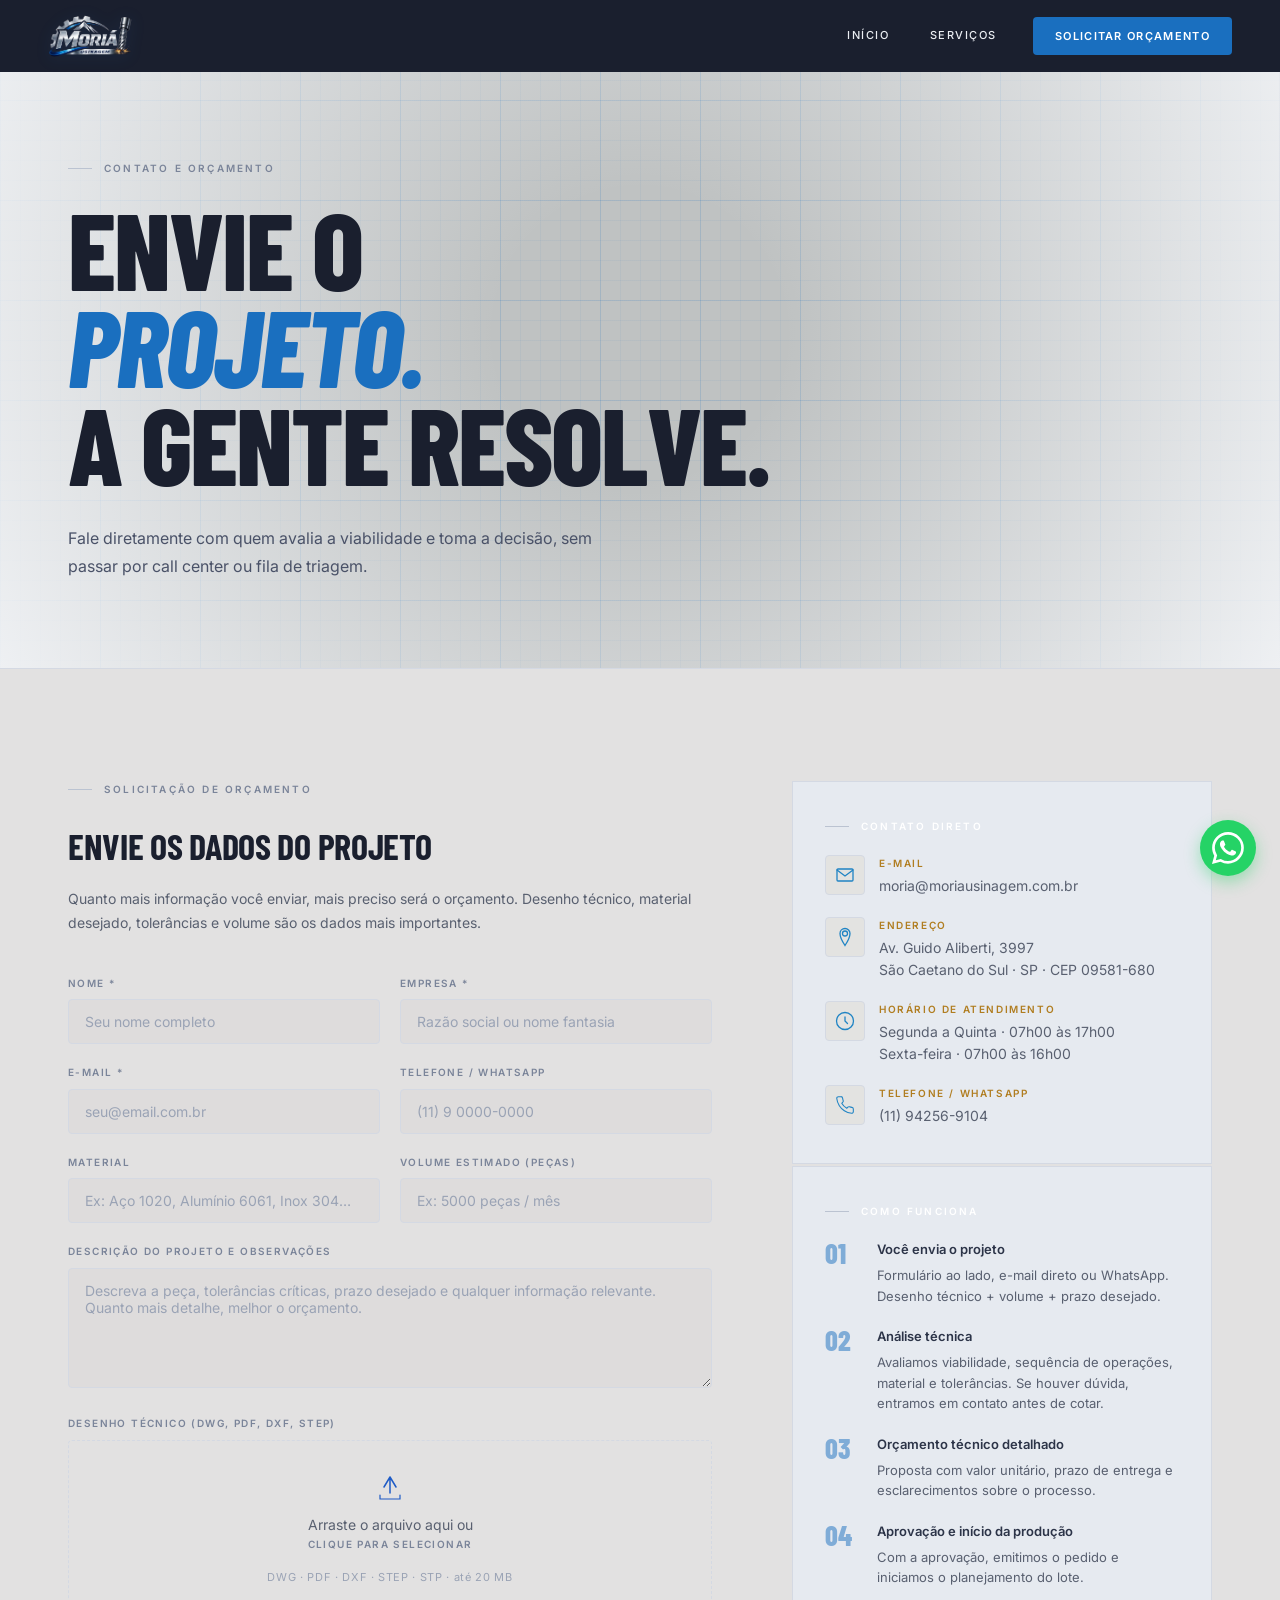
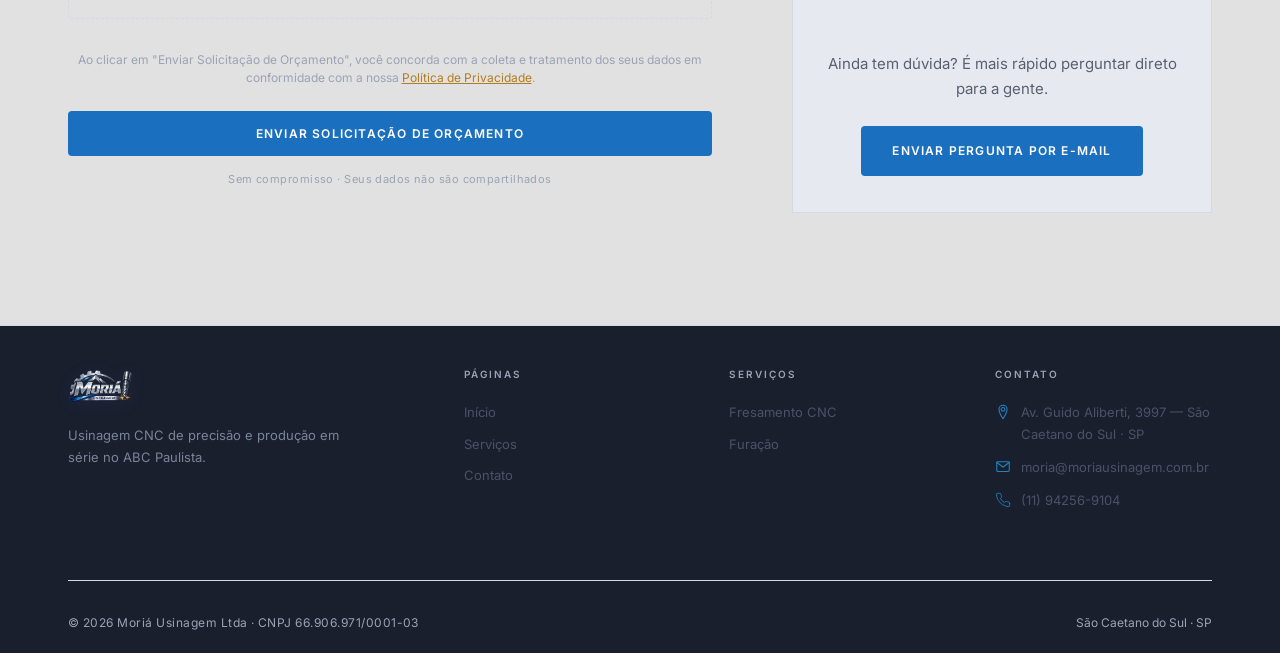
<file: contato.html>
<!DOCTYPE html>
<html lang="pt-BR">
<head>
  <meta charset="UTF-8" />
  <meta name="viewport" content="width=device-width, initial-scale=1.0" />
  <title>Contato e Orçamento | Moriá Usinagem</title>
  <meta name="description" content="Solicite orçamento de usinagem CNC em São Caetano do Sul. Envie o desenho técnico e receba retorno técnico. Fale diretamente com quem decide." />
  <meta name="robots" content="index, follow" />
  <link rel="canonical" href="https://moriausinagem.com.br/contato.html" />
  <link rel="sitemap" type="application/xml" title="Sitemap" href="https://moriausinagem.com.br/sitemap.xml" />
  <link rel="icon" type="image/png" href="img/favicon-16x16.png" />
  <link rel="apple-touch-icon" href="img/apple-touch-icon.png" />
  <meta property="og:type" content="website" />
  <meta property="og:title" content="Usinagem CNC São Caetano do Sul | Moriá Usinagem" />
  <meta property="og:description" content="Especialistas em usinagem CNC e fresamento no ABC Paulista. Alta eficiência para produção em série e grandes lotes." />
  <meta property="og:url" content="https://moriausinagem.com.br/contato.html" />
  <meta property="og:image" content="https://moriausinagem.com.br/img/og-cover.jpg" />
  <meta property="og:image:width" content="1200" />
  <meta property="og:image:height" content="630" />
  <link rel="preconnect" href="https://fonts.googleapis.com" />
  <link rel="preconnect" href="https://fonts.gstatic.com" crossorigin />
  <link href="https://fonts.googleapis.com/css2?family=Barlow+Condensed:wght@300;400;600;700;800&family=Inter:wght@300;400;500;600&display=swap" rel="stylesheet" />
  <link rel="stylesheet" href="css/global.css" />
  <link rel="stylesheet" href="css/contato.css" />

  <noscript>
  <style>
    .reveal {
      opacity: 1 !important;
      transform: none !important;
    }
  </style>
  </noscript>
</head>
<body>

<header class="navbar" id="navbar">
  <div class="nav-inner">
    <a href="index.html" class="nav-logo">
      <img src="img/logo.png" alt="Moriá Usinagem" class="logo-img" />
    </a>
    <nav class="nav-links">
      <a href="index.html">Início</a>
      <a href="servicos.html">Serviços</a>
    </nav>
    <a href="contato.html" class="btn-nav">Solicitar Orçamento</a>
    <button class="nav-toggle" id="navToggle" aria-label="Menu">
      <span></span><span></span><span></span>
    </button>
  </div>
  <div class="nav-mobile" id="navMobile">
    <a href="index.html">Início</a>
    <a href="servicos.html">Serviços</a>
    <a href="contato.html" class="btn-nav-mobile" style="background: var(--gold); color: var(--black);">Solicitar Orçamento</a>
  </div>
</header>

<main id="main-content">

<!-- PAGE HERO -->
<section class="page-hero">
  <!-- Novo fundo de fábrica inserido aqui -->
  <div class="usinagem-dynamic-bg"></div>

  <div class="container page-hero-inner">
    <div class="page-hero-eyebrow reveal">CONTATO E ORÇAMENTO</div>
    <h1 class="page-hero-title reveal">
      ENVIE O<br>
      <em>PROJETO.</em><br>
      A GENTE RESOLVE.
    </h1>
    <p class="page-hero-sub reveal">
     Fale diretamente com quem avalia a viabilidade e toma a decisão, sem passar por call center ou fila de triagem.
    </p>
  </div>
  <div class="page-hero-line"></div>
</section>

<!-- ══ CONTATO PRINCIPAL ══════════════════════════════════════ -->
<section class="section section-dark">
  <div class="container">
    <div class="contato-grid">

      <!-- FORMULÁRIO -->
      <div class="contato-form-col reveal">
        <div class="section-eyebrow">SOLICITAÇÃO DE ORÇAMENTO</div>
        <h2 class="contato-form-title">Envie os dados do projeto</h2>
        <p class="contato-form-desc">Quanto mais informação você enviar, mais preciso será o orçamento. Desenho técnico, material desejado, tolerâncias e volume são os dados mais importantes.</p>

            <form id="contatoForm" class="contato-form" method="POST" action="https://formsubmit.co/moria@moriausinagem.com.br" target="hidden_iframe" enctype="multipart/form-data">
            <input type="hidden" name="_captcha" value="false" />
            <input type="hidden" name="_subject" value="Novo Orçamento Recebido pelo Site!" />
            <input type="hidden" name="_template" value="table" />
            
            <div class="form-row">
            <div class="form-group">
              <label for="nome">Nome *</label>
              <input type="text" id="nome" name="nome" placeholder="Seu nome completo" required />
            </div>
            <div class="form-group">
              <label for="empresa">Empresa *</label>
              <input type="text" id="empresa" name="empresa" placeholder="Razão social ou nome fantasia" required />
            </div>
          </div>
          <div class="form-row">
            <div class="form-group">
              <label for="email">E-mail *</label>
              <input type="email" id="email" name="email" placeholder="seu@email.com.br" required />
            </div>
            <div class="form-group">
              <label for="telefone">Telefone / WhatsApp</label>
              <input type="tel" id="telefone" name="telefone" placeholder="(11) 9 0000-0000" />
            </div>
          </div>
          <div class="form-row">
            <div class="form-group">
              <label for="material">Material</label>
              <input type="text" id="material" name="material" placeholder="Ex: Aço 1020, Alumínio 6061, Inox 304…" />
            </div>
            <div class="form-group">
              <label for="volume">Volume estimado (peças)</label>
              <input type="text" id="volume" name="volume" placeholder="Ex: 5000 peças / mês" />
            </div>
          </div>
          <div class="form-group">
            <label for="mensagem">Descrição do projeto e observações</label>
            <textarea id="mensagem" name="mensagem" rows="5" placeholder="Descreva a peça, tolerâncias críticas, prazo desejado e qualquer informação relevante. Quanto mais detalhe, melhor o orçamento."></textarea>
          </div>
          <div class="form-group">
            <label for="arquivo">Desenho técnico (DWG, PDF, DXF, STEP)</label>
            <div class="file-drop" id="fileDrop">
              <svg width="32" height="32" viewBox="0 0 32 32" fill="none">
                <path d="M16 4v16M10 14l6-10 6 10" stroke="#1E5BC6" stroke-width="1.5" stroke-linecap="round" stroke-linejoin="round"/>
                <path d="M6 22v4h20v-4" stroke="#1E5BC6" stroke-width="1.2" stroke-linecap="round"/>
              </svg>
              <p>Arraste o arquivo aqui ou <label for="arquivo" class="file-drop-label">clique para selecionar</label></p>
              <span>DWG · PDF · DXF · STEP · STP · até 20 MB</span>
              <input type="file" id="arquivo" name="arquivo" accept=".dwg,.pdf,.dxf,.step,.stp,.iges,.igs" style="display:none" />
            </div>
          </div>
          <!-- Consentimento LGPD -->
          <div class="form-group privacy-disclaimer">
            <p>Ao clicar em "Enviar Solicitação de Orçamento", você concorda com a coleta e tratamento dos seus dados em conformidade com a nossa <a href="politica-privacidade.html" target="_blank">Política de Privacidade</a>.</p>
          </div>
          <button type="submit" class="btn-primary btn-full" id="submitBtn">Enviar Solicitação de Orçamento</button>
          <p class="form-note">Sem compromisso · Seus dados não são compartilhados</p>
        </form>
      </div>

      <!-- INFORMAÇÕES -->
      <div class="contato-info-col">

        <div class="info-block reveal">
          <div class="section-eyebrow" style="color: #ffffff;">CONTATO DIRETO</div>
          <div class="info-items">
            <a href="mailto:moria@moriausinagem.com.br" class="info-item">
              <div class="info-item-icon">
                <svg width="20" height="20" viewBox="0 0 20 20" fill="none"><path d="M3 4h14a1 1 0 011 1v10a1 1 0 01-1 1H3a1 1 0 01-1-1V5a1 1 0 011-1z" stroke="#2084C4" stroke-width="1.3"/><path d="M2 5l8 6 8-6" stroke="#2084C4" stroke-width="1.3" stroke-linecap="round"/></svg>
              </div>
              <div>
                <div class="info-item-label">E-mail</div>
                <div class="info-item-value">moria@moriausinagem.com.br</div>
              </div>
            </a>
            <div class="info-item">
              <div class="info-item-icon">
                <svg width="20" height="20" viewBox="0 0 20 20" fill="none"><path d="M10 1.5C7.2 1.5 5 3.7 5 6.5c0 4.5 5 12 5 12s5-7.5 5-12c0-2.8-2.2-5-5-5zM10 9a2.5 2.5 0 110-5 2.5 2.5 0 010 5z" stroke="#2084C4" stroke-width="1.3"/></svg>
              </div>
              <div>
                <div class="info-item-label">Endereço</div>
                <div class="info-item-value">Av. Guido Aliberti, 3997<br>São Caetano do Sul · SP · CEP 09581-680</div>
              </div>
            </div>
            <div class="info-item">
              <div class="info-item-icon">
                <svg width="20" height="20" viewBox="0 0 20 20" fill="none"><circle cx="10" cy="10" r="8.5" stroke="#2084C4" stroke-width="1.3"/><path d="M10 6v4l2.5 2.5" stroke="#2084C4" stroke-width="1.3" stroke-linecap="round"/></svg>
              </div>
              <div>
                <div class="info-item-label">Horário de atendimento</div>
                <div class="info-item-value">Segunda a Quinta · 07h00 às 17h00<br/>
                  Sexta-feira · 07h00 às 16h00 
                </div>
              </div>
            </div>
              <a href="https://wa.me/5511942569104" target="_blank" rel="noopener noreferrer" class="info-item">
                <div class="info-item-icon">
                  <svg width="20" height="20" viewBox="0 0 24 24" fill="none"><path d="M22 16.92v3a2 2 0 01-2.18 2 19.79 19.79 0 01-8.63-3.07 19.5 19.5 0 01-6-6 19.79 19.79 0 01-3.07-8.67A2 2 0 014.11 2h3a2 2 0 012 1.72 12.84 12.84 0 00.7 2.81 2 2 0 01-.45 2.11L8.09 9.91a16 16 0 006 6l1.27-1.27a2 2 0 012.11-.45 12.84 12.84 0 002.81.7A2 2 0 0122 16.92z" stroke="#2084C4" stroke-width="1.3" stroke-linecap="round" stroke-linejoin="round"/></svg>
                </div>
                <div>
                  <div class="info-item-label">Telefone / WhatsApp</div>
                  <div class="info-item-value">(11) 94256-9104</div>
                </div>
              </a>
          </div>
        </div>

        <div class="info-block reveal">
          <div class="section-eyebrow" style="color: #ffffff;">COMO FUNCIONA</div>
          <div class="processo-orcamento">
            <div class="pq-step">
              <div class="pq-num" style="color: var(--blue);">01</div>
              <div>
                <strong>Você envia o projeto</strong>
                <p>Formulário ao lado, e-mail direto ou WhatsApp. Desenho técnico + volume + prazo desejado.</p>
              </div>
            </div>
            <div class="pq-step">
              <div class="pq-num" style="color: var(--blue);">02</div>
              <div>
                <strong>Análise técnica</strong>
                <p>Avaliamos viabilidade, sequência de operações, material e tolerâncias. Se houver dúvida, entramos em contato antes de cotar.</p>
              </div>
            </div>
            <div class="pq-step">
              <div class="pq-num" style="color: var(--blue);">03</div>
              <div>
                <strong>Orçamento técnico detalhado</strong>
                <p>Proposta com valor unitário, prazo de entrega e esclarecimentos sobre o processo.</p>
              </div>
            </div>
            <div class="pq-step">
              <div class="pq-num" style="color: var(--blue);">04</div>
              <div>
                <strong>Aprovação e início da produção</strong>
                <p>Com a aprovação, emitimos o pedido e iniciamos o planejamento do lote.</p>
              </div>
            </div>
          </div>
              <div style="text-align: center; margin-top: 64px;">
                <p style="font-size: 15px; color: var(--body-text); margin-bottom: 24px;">Ainda tem dúvida? É mais rápido perguntar direto para a gente.</p>
                <a href="mailto:moria@moriausinagem.com.br" class="btn-primary">Enviar pergunta por e-mail</a>
              </div>
        </div>
      </div>
    </div>
  </div>
</section>

<!-- ══ MODAL DE ALERTA CUSTOMIZADO ════════════════════════ -->
<div id="customModal" class="custom-modal">
  <div class="custom-modal-content">
    <div class="custom-modal-icon" id="modalIcon">
      <!-- Ícone dinâmico — sucesso por padrão -->
      <svg id="modalIconSuccess" width="40" height="40" viewBox="0 0 24 24" fill="none">
        <path d="M22 11.08V12a10 10 0 11-5.93-9.14" stroke="#C8A84B" stroke-width="2" stroke-linecap="round"/>
        <path d="M22 4L12 14.01l-3-3" stroke="#C8A84B" stroke-width="2" stroke-linecap="round" stroke-linejoin="round"/>
      </svg>
      <svg id="modalIconError" width="40" height="40" viewBox="0 0 24 24" fill="none" style="display:none">
        <circle cx="12" cy="12" r="10" stroke="#e05252" stroke-width="2"/>
        <path d="M12 8v4M12 16h.01" stroke="#e05252" stroke-width="2" stroke-linecap="round"/>
      </svg>
    </div>
    <h3 class="custom-modal-title" id="modalTitle">Solicitação Recebida</h3>
    <p class="custom-modal-desc" id="modalDesc">Orçamento enviado com sucesso! Retornaremos o quanto antes.</p>
    <button type="button" class="btn-primary btn-full" id="modalCloseBtn">OK, Entendi</button>
  </div>
</div>

<iframe name="hidden_iframe" id="hidden_iframe" style="display:none;"></iframe>

</main>

<!-- ══ FOOTER ═══════════════════════════════════════════════ -->
<footer class="footer">
  <div class="container">
    <div class="footer-grid">
      
      <!-- COLUNA 1: BRAND -->
      <div class="footer-brand">
        <img src="img/logo.png" alt="Moria Usinagem" class="footer-brand-logo">
        <p class="footer-tagline">Usinagem CNC de precisão e produção em série no ABC Paulista.</p>
      </div>

      <!-- COLUNA 2: PÁGINAS (Tinha sumido no seu código) -->
      <div class="footer-col">
        <div class="footer-col-title">Páginas</div>
        <div class="footer-links">
          <a href="index.html">Início</a>
          <a href="servicos.html">Serviços</a>
          <a href="contato.html">Contato</a>
        </div>
      </div>

      <!-- COLUNA 3: SERVIÇOS (Corrigida) -->
      <div class="footer-col">
        <div class="footer-col-title">Serviços</div>
        <div class="footer-links">
          <a href="servicos.html#fresamento">Fresamento CNC</a>
          <a href="servicos.html#furacao">Furação</a>
        </div>
      </div>

      <!-- COLUNA 4: CONTATO -->
      <div class="footer-col">
        <div class="footer-col-title">Contato</div>
        <div class="footer-contact-item">
          <svg width="16" height="16" viewBox="0 0 18 18" fill="none"><path d="M9 1.5C6.5 1.5 4.5 3.5 4.5 6c0 4 4.5 10.5 4.5 10.5S13.5 10 13.5 6c0-2.5-2-4.5-4.5-4.5zM9 8a2 2 0 110-4 2 2 0 010 4z" stroke="#2084C4" stroke-width="1.2"/></svg>
          <span>Av. Guido Aliberti, 3997 — São Caetano do Sul · SP</span>
        </div>
        <div class="footer-contact-item">
          <svg width="16" height="16" viewBox="0 0 18 18" fill="none"><path d="M3 3h12a1 1 0 011 1v9a1 1 0 01-1 1H3a1 1 0 01-1-1V4a1 1 0 011-1z" stroke="#2084C4" stroke-width="1.2"/><path d="M2 4l7 5 7-5" stroke="#2084C4" stroke-width="1.2" stroke-linecap="round"/></svg>
          <span>moria@moriausinagem.com.br</span>
        </div>
        <a href="https://wa.me/5511942569104?text=Ol%C3%A1!%20Vim%20pelo%20site" target="_blank" rel="noopener noreferrer" class="footer-contact-item" style="text-decoration: none;">
          <svg width="16" height="16" viewBox="0 0 24 24" fill="none"><path d="M22 16.92v3a2 2 0 01-2.18 2 19.79 19.79 0 01-8.63-3.07 19.5 19.5 0 01-6-6 19.79 19.79 0 01-3.07-8.67A2 2 0 014.11 2h3a2 2 0 012 1.72 12.84 12.84 0 00.7 2.81 2 2 0 01-.45 2.11L8.09 9.91a16 16 0 006 6l1.27-1.27a2 2 0 012.11-.45 12.84 12.84 0 002.81.7A2 2 0 0122 16.92z" stroke="#2084C4" stroke-width="1.3" stroke-linecap="round" stroke-linejoin="round"/></svg>
          <span>(11) 94256-9104</span>
        </a>
      </div>
    </div>
    
    <div class="footer-bottom">
      <p class="footer-copy">© 2026 Moriá Usinagem Ltda · CNPJ 66.906.971/0001-03</p>
      <p class="footer-legal">São Caetano do Sul · SP</p>
    </div>
  </div>
</footer>

<!-- Botão Flutuante do WhatsApp -->
<a href="https://wa.me/5511942569104?text=Ol%C3%A1!%20Vim%20pelo%20site" target="_blank" rel="noopener noreferrer" class="whatsapp-float" aria-label="Falar pelo WhatsApp">
  <svg width="32" height="32" viewBox="0 0 16 16" fill="#FFFFFF" xmlns="http://www.w3.org/2000/svg">
    <path d="M13.601 2.326A7.854 7.854 0 0 0 7.994 0C3.627 0 .068 3.558.064 7.926c0 1.399.366 2.76 1.057 3.965L0 16l4.204-1.102a7.933 7.933 0 0 0 3.79.965h.004c4.368 0 7.926-3.558 7.93-7.93A7.898 7.898 0 0 0 13.6 2.326zM7.994 14.521a6.573 6.573 0 0 1-3.356-.92l-.24-.144-2.494.654.666-2.433-.156-.251a6.56 6.56 0 0 1-1.007-3.505c0-3.626 2.957-6.584 6.591-6.584a6.56 6.56 0 0 1 4.66 1.931 6.557 6.557 0 0 1 1.928 4.66c-.004 3.639-2.961 6.592-6.592 6.592zm3.615-4.934c-.197-.099-1.17-.578-1.353-.646-.182-.065-.315-.099-.445.099-.133.197-.513.646-.627.775-.114.133-.232.148-.43.05-.197-.1-.836-.308-1.592-.985-.59-.525-.985-1.175-1.103-1.372-.114-.198-.011-.304.088-.403.087-.088.197-.232.296-.346.1-.114.133-.198.198-.33.065-.134.034-.248-.015-.347-.05-.099-.445-1.076-.612-1.47-.16-.389-.323-.335-.445-.34-.114-.007-.247-.007-.38-.007a.729.729 0 0 0-.529.247c-.182.198-.691.677-.691 1.654 0 .977.71 1.916.81 2.049.098.133 1.394 2.132 3.383 2.992.47.205.84.326 1.129.418.475.152.904.129 1.246.08.38-.058 1.171-.48 1.338-.943.164-.464.164-.86.114-.943-.049-.084-.182-.133-.38-.232z"/>
  </svg>
</a>

<script src="js/global.js" defer></script>
<script src="js/contato.js" defer></script>
</body>
</html>
</file>
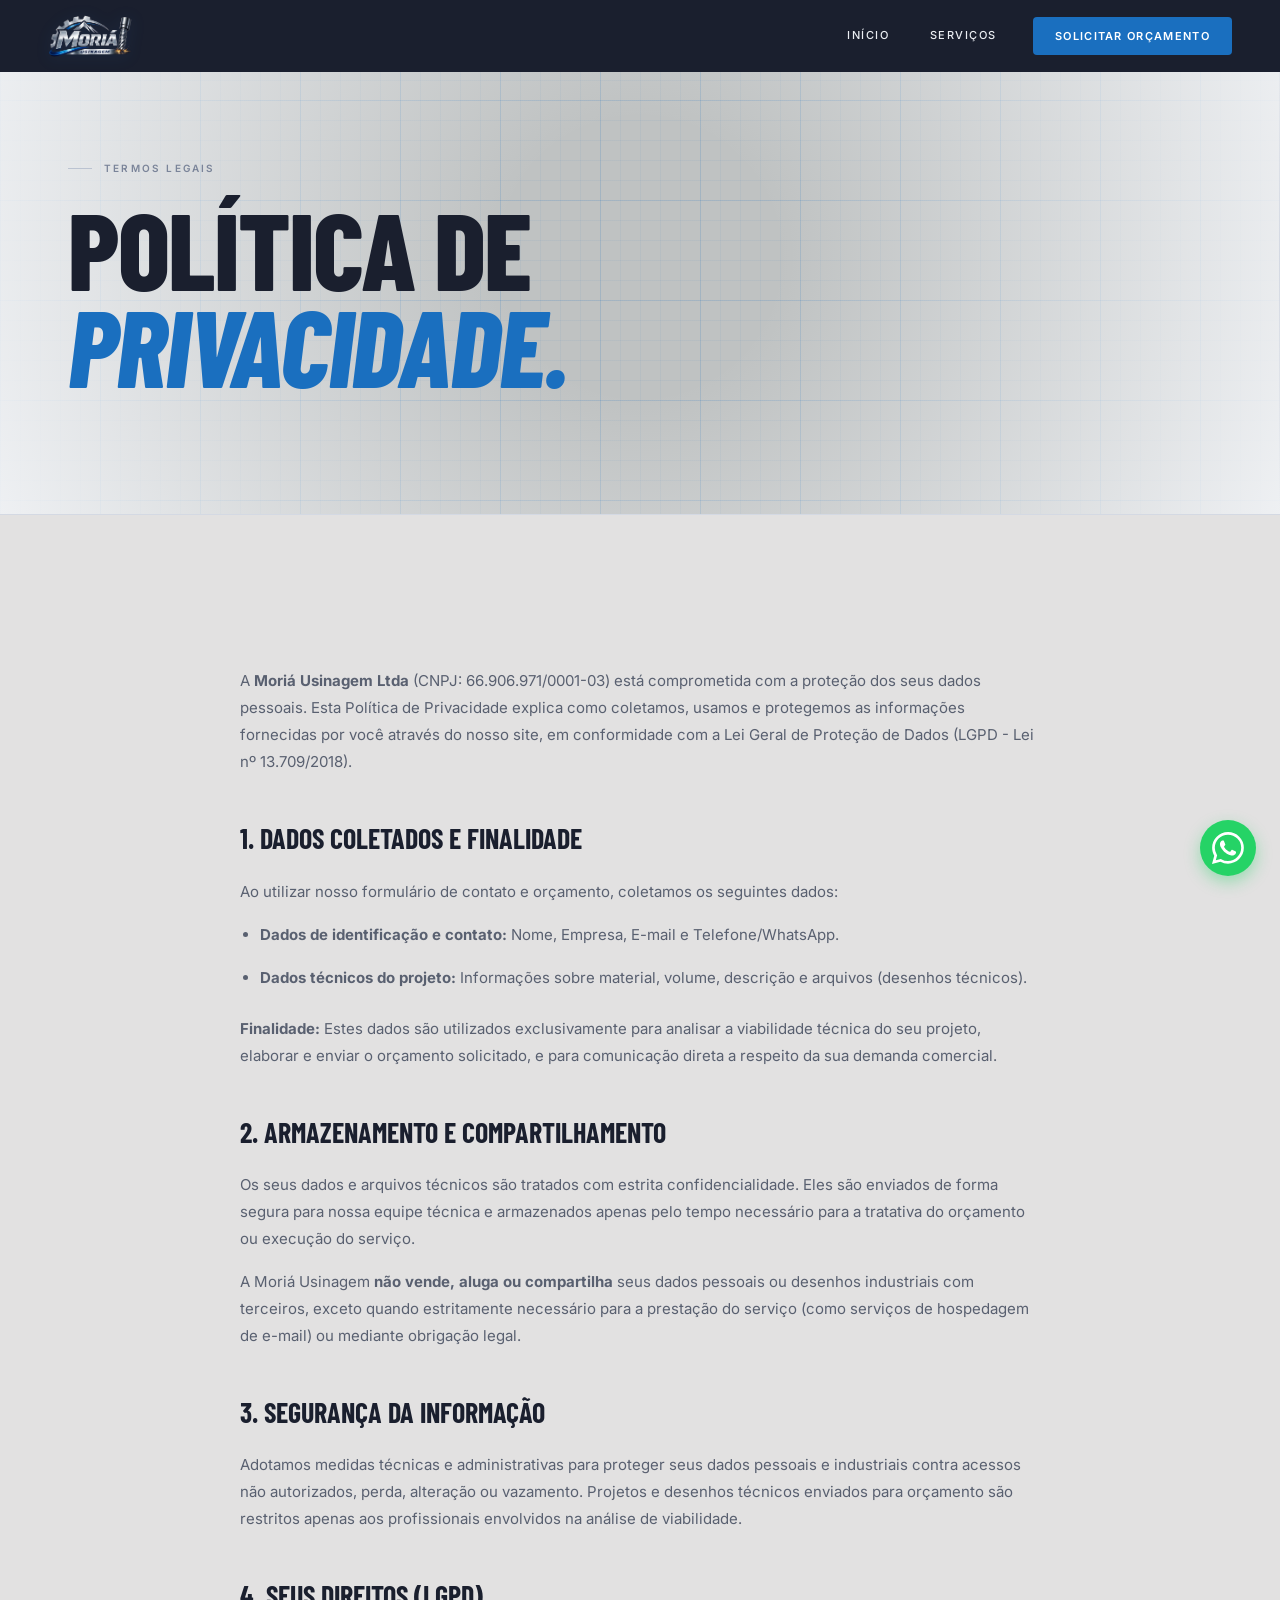
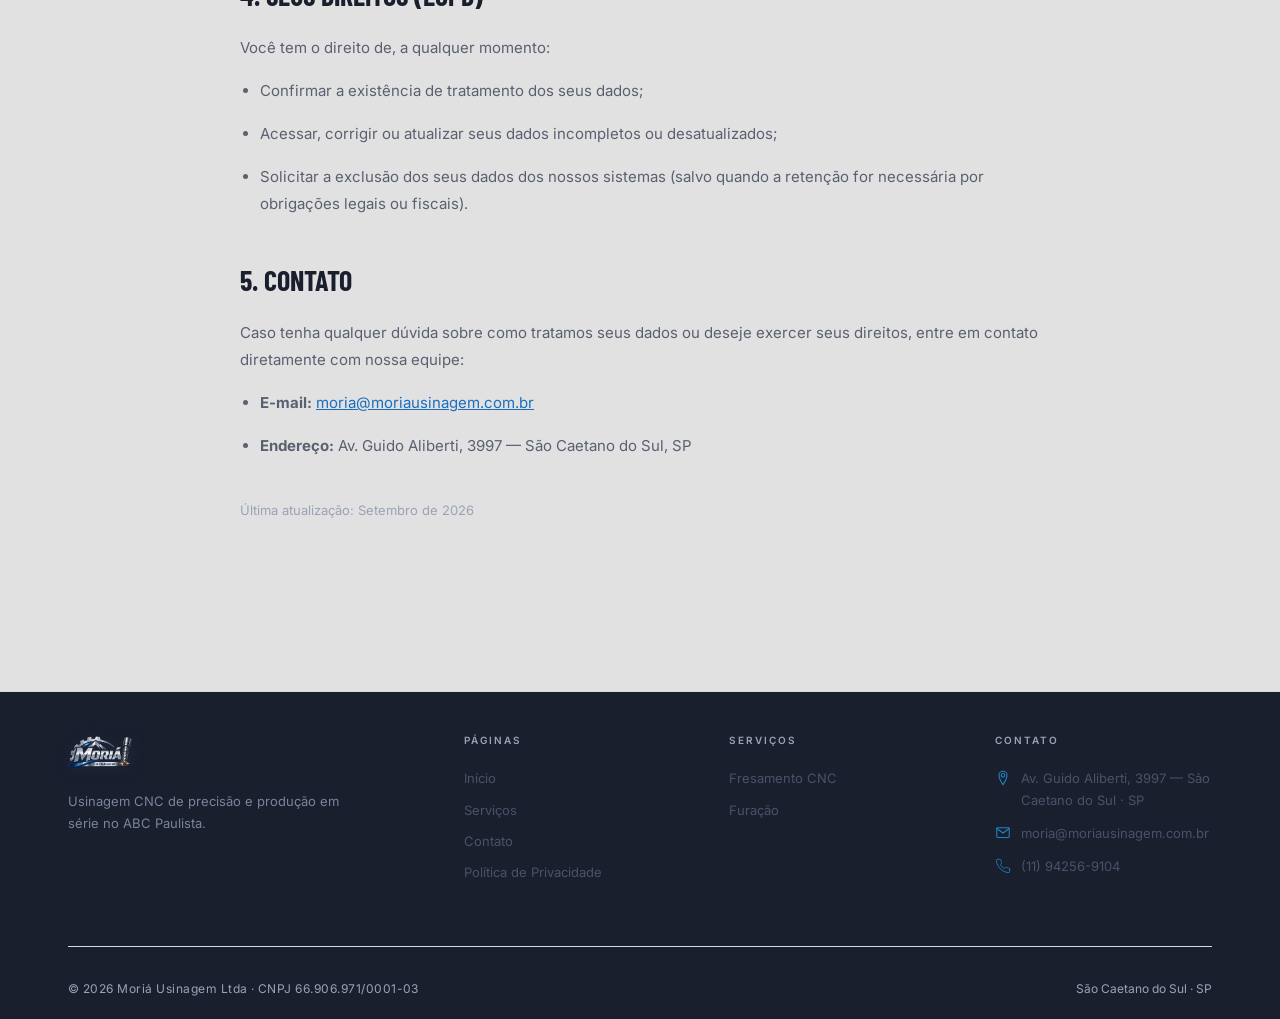
<file: politica-privacidade.html>
<!DOCTYPE html>
<html lang="pt-BR">
<head>
  <meta charset="UTF-8" />
  <meta name="viewport" content="width=device-width, initial-scale=1.0" />
  <title>Política de Privacidade | Moriá Usinagem</title>
  <meta name="description" content="Política de Privacidade e Proteção de Dados da Moriá Usinagem." />
  <meta name="robots" content="noindex, nofollow" />
  
  <link rel="icon" type="image/png" href="img/favicon-16x16.png" />
  <link rel="apple-touch-icon" href="img/apple-touch-icon.png" />
  <link rel="preconnect" href="https://fonts.googleapis.com" />
  <link rel="preconnect" href="https://fonts.gstatic.com" crossorigin />
  <link href="https://fonts.googleapis.com/css2?family=Barlow+Condensed:wght@300;400;600;700;800&family=Inter:wght@300;400;500;600&display=swap" rel="stylesheet" />
  
  <link rel="stylesheet" href="css/global.css" />
  <style>
    .privacy-content {
      max-width: 800px;
      margin: 0 auto;
      padding: 40px 0;
    }
    .privacy-content h2 {
      font-family: var(--font-display);
      font-size: 28px;
      color: var(--white);
      margin: 40px 0 16px;
      text-transform: uppercase;
    }
    .privacy-content p, .privacy-content li {
      font-size: 15px;
      color: var(--body-text);
      line-height: 1.8;
      margin-bottom: 16px;
    }
    .privacy-content ul {
      margin-bottom: 24px;
      padding-left: 20px;
    }
    .privacy-content a {
      color: var(--blue);
      text-decoration: underline;
    }
  </style>
</head>
<body>

<!-- NAVBAR -->
<header class="navbar" id="navbar">
  <div class="nav-inner">
    <a href="index.html" class="nav-logo">
      <img src="img/logo.png" alt="Moriá Usinagem" class="logo-img" />
    </a>
    <nav class="nav-links">
      <a href="index.html">Início</a>
      <a href="servicos.html">Serviços</a>
    </nav>
    <a href="contato.html" class="btn-nav">Solicitar Orçamento</a>
    <button class="nav-toggle" id="navToggle" aria-label="Menu">
      <span></span><span></span><span></span>
    </button>
  </div>
  <div class="nav-mobile" id="navMobile">
    <a href="index.html">Início</a>
    <a href="servicos.html">Serviços</a>
    <a href="contato.html" class="btn-nav-mobile" style="background: var(--gold); color: var(--black);">Solicitar Orçamento</a>
  </div>
</header>

<main id="main-content">

<!-- PAGE HERO -->
<section class="page-hero">
  <div class="usinagem-dynamic-bg"></div>
  <div class="container page-hero-inner">
    <div class="page-hero-eyebrow reveal">TERMOS LEGAIS</div>
    <h1 class="page-hero-title reveal">
      POLÍTICA DE<br>
      <em>PRIVACIDADE.</em>
    </h1>
  </div>
  <div class="page-hero-line"></div>
</section>

<!-- CONTEÚDO DA POLÍTICA -->
<section class="section section-dark">
  <div class="container">
    <div class="privacy-content reveal">
      <p>A <strong>Moriá Usinagem Ltda</strong> (CNPJ: 66.906.971/0001-03) está comprometida com a proteção dos seus dados pessoais. Esta Política de Privacidade explica como coletamos, usamos e protegemos as informações fornecidas por você através do nosso site, em conformidade com a Lei Geral de Proteção de Dados (LGPD - Lei nº 13.709/2018).</p>

      <h2>1. Dados Coletados e Finalidade</h2>
      <p>Ao utilizar nosso formulário de contato e orçamento, coletamos os seguintes dados:</p>
      <ul>
        <li><strong>Dados de identificação e contato:</strong> Nome, Empresa, E-mail e Telefone/WhatsApp.</li>
        <li><strong>Dados técnicos do projeto:</strong> Informações sobre material, volume, descrição e arquivos (desenhos técnicos).</li>
      </ul>
      <p><strong>Finalidade:</strong> Estes dados são utilizados exclusivamente para analisar a viabilidade técnica do seu projeto, elaborar e enviar o orçamento solicitado, e para comunicação direta a respeito da sua demanda comercial.</p>

      <h2>2. Armazenamento e Compartilhamento</h2>
      <p>Os seus dados e arquivos técnicos são tratados com estrita confidencialidade. Eles são enviados de forma segura para nossa equipe técnica e armazenados apenas pelo tempo necessário para a tratativa do orçamento ou execução do serviço.</p>
      <p>A Moriá Usinagem <strong>não vende, aluga ou compartilha</strong> seus dados pessoais ou desenhos industriais com terceiros, exceto quando estritamente necessário para a prestação do serviço (como serviços de hospedagem de e-mail) ou mediante obrigação legal.</p>

      <h2>3. Segurança da Informação</h2>
      <p>Adotamos medidas técnicas e administrativas para proteger seus dados pessoais e industriais contra acessos não autorizados, perda, alteração ou vazamento. Projetos e desenhos técnicos enviados para orçamento são restritos apenas aos profissionais envolvidos na análise de viabilidade.</p>

      <h2>4. Seus Direitos (LGPD)</h2>
      <p>Você tem o direito de, a qualquer momento:</p>
      <ul>
        <li>Confirmar a existência de tratamento dos seus dados;</li>
        <li>Acessar, corrigir ou atualizar seus dados incompletos ou desatualizados;</li>
        <li>Solicitar a exclusão dos seus dados dos nossos sistemas (salvo quando a retenção for necessária por obrigações legais ou fiscais).</li>
      </ul>

      <h2>5. Contato</h2>
      <p>Caso tenha qualquer dúvida sobre como tratamos seus dados ou deseje exercer seus direitos, entre em contato diretamente com nossa equipe:</p>
      <ul>
        <li><strong>E-mail:</strong> <a href="mailto:moria@moriausinagem.com.br">moria@moriausinagem.com.br</a></li>
        <li><strong>Endereço:</strong> Av. Guido Aliberti, 3997 — São Caetano do Sul, SP</li>
      </ul>
      
      <p style="margin-top: 40px; font-size: 13px; color: var(--muted);">Última atualização: Setembro de 2026</p>
    </div>
  </div>
</section>

</main>

<!-- FOOTER -->
<footer class="footer">
  <div class="container">
    <div class="footer-grid">
      <div class="footer-brand">
        <img src="img/logo.png" alt="Moriá Usinagem" class="footer-brand-logo">
        <p class="footer-tagline">Usinagem CNC de precisão e produção em série no ABC Paulista.</p>
      </div>
      <div class="footer-col">
        <div class="footer-col-title">Páginas</div>
        <div class="footer-links">
          <a href="index.html">Início</a>
          <a href="servicos.html">Serviços</a>
          <a href="contato.html">Contato</a>
          <a href="politica-privacidade.html" class="active">Política de Privacidade</a>
        </div>
      </div>
      <div class="footer-col">
        <div class="footer-col-title">Serviços</div>
        <div class="footer-links">
          <a href="servicos.html#fresamento">Fresamento CNC</a>
          <a href="servicos.html#furacao">Furação</a>
        </div>
      </div>
      <div class="footer-col">
        <div class="footer-col-title">Contato</div>
        <div class="footer-contact-item">
          <svg width="16" height="16" viewBox="0 0 18 18" fill="none"><path d="M9 1.5C6.5 1.5 4.5 3.5 4.5 6c0 4 4.5 10.5 4.5 10.5S13.5 10 13.5 6c0-2.5-2-4.5-4.5-4.5zM9 8a2 2 0 110-4 2 2 0 010 4z" stroke="#2084C4" stroke-width="1.2"/></svg>
          <span>Av. Guido Aliberti, 3997 — São Caetano do Sul · SP</span>
        </div>
        <div class="footer-contact-item">
          <svg width="16" height="16" viewBox="0 0 18 18" fill="none"><path d="M3 3h12a1 1 0 011 1v9a1 1 0 01-1 1H3a1 1 0 01-1-1V4a1 1 0 011-1z" stroke="#2084C4" stroke-width="1.2"/><path d="M2 4l7 5 7-5" stroke="#2084C4" stroke-width="1.2" stroke-linecap="round"/></svg>
          <span>moria@moriausinagem.com.br</span>
        </div>
        <a href="https://wa.me/5511942569104?text=Ol%C3%A1!%20Vim%20pelo%20site" target="_blank" rel="noopener noreferrer" class="footer-contact-item" style="text-decoration: none;">
          <svg width="16" height="16" viewBox="0 0 24 24" fill="none"><path d="M22 16.92v3a2 2 0 01-2.18 2 19.79 19.79 0 01-8.63-3.07 19.5 19.5 0 01-6-6 19.79 19.79 0 01-3.07-8.67A2 2 0 014.11 2h3a2 2 0 012 1.72 12.84 12.84 0 00.7 2.81 2 2 0 01-.45 2.11L8.09 9.91a16 16 0 006 6l1.27-1.27a2 2 0 012.11-.45 12.84 12.84 0 002.81.7A2 2 0 0122 16.92z" stroke="#2084C4" stroke-width="1.3" stroke-linecap="round" stroke-linejoin="round"/></svg>
          <span>(11) 94256-9104</span>
        </a>
      </div>
    </div>
    <div class="footer-bottom">
      <p class="footer-copy">© 2026 Moriá Usinagem Ltda · CNPJ 66.906.971/0001-03</p>
      <p class="footer-legal">São Caetano do Sul · SP</p>
    </div>
  </div>
</footer>

<!-- Botão Flutuante do WhatsApp -->
<a href="https://wa.me/5511942569104?text=Ol%C3%A1!%20Vim%20pelo%20site" target="_blank" rel="noopener noreferrer" class="whatsapp-float" aria-label="Falar pelo WhatsApp">
  <svg width="32" height="32" viewBox="0 0 16 16" fill="#FFFFFF" xmlns="http://www.w3.org/2000/svg">
    <path d="M13.601 2.326A7.854 7.854 0 0 0 7.994 0C3.627 0 .068 3.558.064 7.926c0 1.399.366 2.76 1.057 3.965L0 16l4.204-1.102a7.933 7.933 0 0 0 3.79.965h.004c4.368 0 7.926-3.558 7.93-7.93A7.898 7.898 0 0 0 13.6 2.326zM7.994 14.521a6.573 6.573 0 0 1-3.356-.92l-.24-.144-2.494.654.666-2.433-.156-.251a6.56 6.56 0 0 1-1.007-3.505c0-3.626 2.957-6.584 6.591-6.584a6.56 6.56 0 0 1 4.66 1.931 6.557 6.557 0 0 1 1.928 4.66c-.004 3.639-2.961 6.592-6.592 6.592zm3.615-4.934c-.197-.099-1.17-.578-1.353-.646-.182-.065-.315-.099-.445.099-.133.197-.513.646-.627.775-.114.133-.232.148-.43.05-.197-.1-.836-.308-1.592-.985-.59-.525-.985-1.175-1.103-1.372-.114-.198-.011-.304.088-.403.087-.088.197-.232.296-.346.1-.114.133-.198.198-.33.065-.134.034-.248-.015-.347-.05-.099-.445-1.076-.612-1.47-.16-.389-.323-.335-.445-.34-.114-.007-.247-.007-.38-.007a.729.729 0 0 0-.529.247c-.182.198-.691.677-.691 1.654 0 .977.71 1.916.81 2.049.098.133 1.394 2.132 3.383 2.992.47.205.84.326 1.129.418.475.152.904.129 1.246.08.38-.058 1.171-.48 1.338-.943.164-.464.164-.86.114-.943-.049-.084-.182-.133-.38-.232z"/>
  </svg>
</a>

<script src="js/global.js" defer></script>
</body>
</html>
</file>
<file: css/global.css>
/* ============================================================
   MORIÁ USINAGEM — global.css  · TEMA CLARO
   Design System Premium · ABC Paulista
   ============================================================ */

:root {
  /* ── FUNDOS ─────────────────────────────────────────────── */
  --bg:          #393c411e;   /* Cinza frio levíssimo — ar de planta industrial limpa */
  --surface:     #d4cece45;   /* Branco puro para cards e seções elevadas */
  --surface-2:   #EBEEf3;   /* Hover e elevação leve */
  --deep:        #E6EAF0;   /* Blocos de destaque levemente mais frios */

  /* ── BORDAS ─────────────────────────────────────────────── */
  --border:      #D4D9E3;   /* Bordas sutis frias */
  --border-mid:  #BBC3D1;   /* Bordas de medium-emphasis */

  /* ── TIPOGRAFIA ─────────────────────────────────────────── */
  --white:       #1A1F2E;   /* "Branco" virou o tom escuro principal — quase-preto azulado */
  --text:        #4A5268;   /* Corpo de texto — cinza azulado legível */
  --text-sub:    #7A8499;   /* Subtextos, labels, metadados */

  /* ── ACENTO — Azul Moriá (extraído do swoosh do logo) ───── */
  --blue:        #1A6FBF;   /* Azul royal — cor primária da marca (ligeiramente mais rico no claro) */
  --blue-light:  rgba(26, 111, 191, 0.85); /* Hover */
  --blue-dim:    rgba(26, 111, 191, 0.08); /* Fundo translúcido sutil */
  --blue-line:   rgba(26, 111, 191, 0.18); /* Bordas azuis discretas */

  /* ── PRATA / METÁLICO (do corpo do logo) ────────────────── */
  --silver:      #8A9AB5;   /* Tom prata fria — destaque metálico */
  --silver-dim:  rgba(138, 154, 181, 0.12);

  /* ── ÂMBAR / FAÍSCA (das faíscas do logo) ───────────────── */
  --gold:        #B07D20;   /* Âmbar queimado — mais sóbrio no fundo claro */
  --gold-dim:    rgba(176, 125, 32, 0.07);
  --gold-line:   rgba(176, 125, 32, 0.22);

  /* ── TONS DE TEXTO / SUPERFÍCIE EXTRAS ──────────────────── */
  --light:       #2C3448;   /* Texto em destaque secundário */
  --body-text:   #596070;   /* Corpo de texto alternativo */
  --muted:       #9AA3B5;   /* Texto apagado, metadados */
  --steel:       #DCE1EA;   /* Superfície de cards internos */

  /* ── UTILITÁRIOS ─────────────────────────────────────────── */
  --red:         #C0392B;   /* Erro — vermelho firme no fundo claro */
  --black:       #111318;

  /* ── TIPOGRAFIA ─────────────────────────────────────────── */
  --font-display: 'Barlow Condensed', sans-serif;
  --font-body:    'Inter', sans-serif;

  /* ── ESTRUTURA ───────────────────────────────────────────── */
  --nav-h:        72px;
  --section-pad:  112px;
  --container:    1240px;
  --radius:       4px;
  --radius-lg:    8px;
  --ease-out:     cubic-bezier(0.16, 1, 0.3, 1);
}

/* ── RESET ───────────────────────────────────────────────── */
*, *::before, *::after { box-sizing: border-box; margin: 0; padding: 0; }
html { scroll-behavior: smooth; }
body {
  background: var(--bg);
  color: var(--white);
  font-family: var(--font-body);
  font-size: 16px;
  line-height: 1.65;
  -webkit-font-smoothing: antialiased;
  overflow-x: hidden;
}
a { color: inherit; text-decoration: none; }
img { display: block; max-width: 100%; }
button { cursor: pointer; border: none; background: none; font-family: inherit; }
textarea, input, select { font-family: inherit; }

/* ── CONTAINER ───────────────────────────────────────────── */
.container {
  max-width: var(--container);
  margin: 0 auto;
  padding: 0 48px;
}

/* ── REVEAL ──────────────────────────────────────────────── */
.reveal {
  opacity: 0;
  transform: translateY(28px);
  transition: opacity 0.7s var(--ease-out), transform 0.7s var(--ease-out);
}
.reveal.visible { opacity: 1; transform: translateY(0); }
.reveal:nth-child(2) { transition-delay: 0.07s; }
.reveal:nth-child(3) { transition-delay: 0.14s; }
.reveal:nth-child(4) { transition-delay: 0.21s; }
.reveal:nth-child(5) { transition-delay: 0.28s; }
.reveal:nth-child(6) { transition-delay: 0.35s; }

/* ── SECTION BASE ────────────────────────────────────────── */
.section { padding: var(--section-pad) 0; }
.section-dark   { background: var(--surface); }
.section-deeper { background: var(--deep); }

.section-ruled {
  border-top: 1px solid var(--border);
  border-bottom: 1px solid var(--border);
}

.section-accent-top {
  border-top: 1px solid var(--blue-line);
}

.section-glow {
  position: relative;
}
.section-glow::before {
  content: '';
  position: absolute;
  left: 50%;
  top: 0;
  transform: translateX(-50%);
  width: 60%;
  height: 1px;
  background: linear-gradient(90deg, transparent, var(--blue-line), transparent);
  pointer-events: none;
}

.section-eyebrow {
  font-family: var(--font-body);
  font-size: 10px;
  font-weight: 600;
  letter-spacing: 0.22em;
  color: var(--text-sub);
  text-transform: uppercase;
  margin-bottom: 18px;
  display: flex;
  align-items: center;
  gap: 12px;
}
.section-eyebrow::before {
  content: '';
  display: block;
  width: 24px;
  height: 1px;
  background: var(--border-mid);
  flex-shrink: 0;
}

.section-title {
  font-family: var(--font-display);
  font-size: clamp(32px, 5vw, 64px);
  font-weight: 800;
  line-height: 1.1;
  letter-spacing: -1px;
  color: var(--white);
  text-transform: uppercase;
}
.section-title em {
  font-style: italic;
  font-weight: 700;
  color: var(--blue);
}

.section-header { margin-bottom: 72px; }

/* ── BUTTONS ─────────────────────────────────────────────── */
.btn-primary {
  display: inline-flex;
  align-items: center;
  gap: 10px;
  background: var(--blue);
  color: #ffffff;
  font-family: var(--font-body);
  font-size: 12px;
  font-weight: 600;
  letter-spacing: 0.1em;
  text-transform: uppercase;
  padding: 14px 30px;
  border-radius: var(--radius);
  border: 1px solid transparent;
  transition: background 0.2s, transform 0.15s, box-shadow 0.2s;
}
.btn-primary:hover {
  background: var(--blue-light);
  transform: translateY(-1px);
  box-shadow: 0 8px 24px rgba(26, 111, 191, 0.28);
}

.btn-ghost {
  display: inline-flex;
  align-items: center;
  gap: 10px;
  background: transparent;
  color: var(--white);
  font-family: var(--font-body);
  font-size: 12px;
  font-weight: 500;
  letter-spacing: 0.1em;
  text-transform: uppercase;
  padding: 14px 30px;
  border: 1px solid var(--border-mid);
  border-radius: var(--radius);
  transition: border-color 0.2s, color 0.2s, transform 0.15s;
}
.btn-ghost:hover {
  border-color: var(--blue);
  color: var(--blue);
  transform: translateY(-1px);
}

.btn-full { width: 100%; justify-content: center; }

/* ── NAVBAR ──────────────────────────────────────────────── */
.navbar {
  position: fixed;
  top: 0; left: 0; right: 0;
  z-index: 200;
  background: var(--white);
  transition: background 0.35s, border-bottom 0.35s, backdrop-filter 0.35s;
}
.navbar.scrolled {
  background: var(--white);
  backdrop-filter: blur(20px);
  -webkit-backdrop-filter: blur(20px);
  border-bottom: 1px solid var(--border);
}
.nav-inner {
  display: flex;
  align-items: center;
  height: var(--nav-h);
  padding: 0 48px;
  gap: 0;
}

/* ── LOGO ────────────────────────────────────────────────── */
.nav-logo {
  display: flex;
  align-items: center;
  gap: 0;
  text-decoration: none;
  flex-shrink: 0;
  margin-right: auto;
  transition: opacity 0.25s;
}
.nav-logo:hover { opacity: 0.82; }
.logo-img {
  height: 52px;
  width: auto;
  object-fit: contain;
  flex-shrink: 0;
  filter: drop-shadow(0 2px 8px rgba(26, 111, 191, 0.12));
}

/* ── NAV LINKS ───────────────────────────────────────────── */
.nav-links {
  display: flex;
  align-items: center;
  gap: 40px;
  margin-right: 36px;
}
.nav-links a {
  font-size: 11px;
  font-weight: 500;
  letter-spacing: 0.14em;
  text-transform: uppercase;
  color: var(--surface-2);
  transition: color 0.2s;
  position: relative;
  padding-bottom: 2px;
}
.nav-links a::after {
  content: '';
  position: absolute;
  bottom: -2px; left: 0; right: 0;
  height: 1px;
  background: #3890e1;
  transform: scaleX(0);
  transform-origin: left;
  transition: transform 0.25s var(--ease-out);
}
.nav-links a:hover,
.nav-links a.active { color: #3890e1; }
.nav-links a:hover::after,
.nav-links a.active::after { transform: scaleX(1); }

.btn-nav {
  font-size: 11px;
  font-weight: 600;
  letter-spacing: 0.12em;
  text-transform: uppercase;
  padding: 10px 22px;
  background: var(--blue);
  color: #ffffff;
  border-radius: var(--radius);
  transition: background 0.2s, box-shadow 0.2s;
  white-space: nowrap;
}
.btn-nav:hover {
  background: var(--blue-light);
  box-shadow: 0 4px 16px rgba(26, 111, 191, 0.30);
}

.nav-toggle {
  display: none;
  flex-direction: column;
  gap: 5px;
  padding: 8px;
  margin-left: 16px;
}
.nav-toggle span {
  display: block;
  width: 22px;
  height: 1.5px;
  background: var(--deep);
  transition: transform 0.25s, opacity 0.25s;
}
.nav-mobile {
  display: none;
  flex-direction: column;
  background: rgba(242, 244, 247, 0.98);
  border-bottom: 1px solid var(--border);
  padding: 20px 24px 28px;
  gap: 4px;
  backdrop-filter: blur(20px);
}
.nav-mobile.open { display: flex; }
.nav-mobile a {
  font-size: 13px;
  font-weight: 500;
  letter-spacing: 0.1em;
  text-transform: uppercase;
  color: var(--text);
  padding: 13px 0;
  border-bottom: 1px solid var(--border);
  transition: color 0.2s;
}
.nav-mobile a:hover { color: var(--blue); }
.btn-nav-mobile {
  margin-top: 14px;
  text-align: center;
  background: var(--blue) !important;
  color: #fff !important;
  font-size: 12px;
  font-weight: 700;
  letter-spacing: 0.12em;
  text-transform: uppercase;
  padding: 14px;
  border-radius: var(--radius);
  border-bottom: none !important;
}

/* ── TICKER ──────────────────────────────────────────────── */
.ticker {
  background: var(--blue);
  overflow: hidden;
  display: flex;
  align-items: center;
  height: 40px;
  border-top: 1px solid rgba(255,255,255,0.10);
}
.ticker-track {
  display: flex;
  white-space: nowrap;
  animation: ticker 80s linear infinite;
}
.ticker-item {
  font-family: var(--font-display);
  font-size: 12px;
  font-weight: 700;
  letter-spacing: 0.16em;
  text-transform: uppercase;
  color: rgba(255,255,255,0.90);
  padding: 0 28px;
}
.ticker-dot { color: rgba(255,255,255,0.35); margin-left: 6px; }
@keyframes ticker {
  from { transform: translateX(0); }
  to   { transform: translateX(-50%); }
}

/* ── PAGE HERO (páginas internas) ────────────────────────── */
.page-hero {
  padding-top: calc(var(--nav-h) + 88px);
  padding-bottom: 88px;
  position: relative;
  overflow: hidden;
  border-bottom: 1px solid var(--border);
  background: var(--bg);
}
.page-hero-bg {
  position: absolute;
  inset: 0;
  background: radial-gradient(ellipse 70% 50% at 65% 50%, rgba(26, 111, 191, 0.05), transparent 70%);
  pointer-events: none;
}

.page-hero-inner { position: relative; z-index: 1; }
.page-hero-eyebrow {
  font-size: 10px;
  font-weight: 600;
  letter-spacing: 0.22em;
  text-transform: uppercase;
  color: var(--text-sub);
  margin-bottom: 22px;
  display: flex;
  align-items: center;
  gap: 12px;
}
.page-hero-eyebrow::before {
  content: '';
  display: inline-block;
  width: 24px;
  height: 1px;
  background: var(--border-mid);
  flex-shrink: 0;
}
.page-hero-title {
  font-family: var(--font-display);
  font-size: clamp(52px, 8.5vw, 116px);
  font-weight: 800;
  line-height: 0.90;
  letter-spacing: -2px;
  text-transform: uppercase;
  color: var(--white);
  margin-bottom: 32px;
}
.page-hero-title em {
  font-style: italic;
  color: var(--blue);
}
.page-hero-sub {
  font-size: 16px;
  color: var(--text);
  max-width: 540px;
  line-height: 1.75;
}
.page-hero-line {
  position: absolute;
  right: 0; top: 0; bottom: 0;
  width: 1px;
  background: linear-gradient(to bottom, transparent, var(--border), transparent);
}

/* ============================================================
   FUNDO TÉCNICO DINÂMICO - MESA CNC & SCANNER
   ============================================================ */

.hero, .page-hero {
  position: relative;
  overflow: hidden;
}

.hero-content, .page-hero-inner, .hero-split {
  position: relative;
  z-index: 2; 
}

/* Grade animada — versão clara: linhas de blueprint sobre papel branco */
.usinagem-dynamic-bg {
  position: absolute;
  inset: 0;
  z-index: 0;
  background-color: var(--bg);
  
  background-image: 
    linear-gradient(rgba(26, 111, 191, 0.12) 1px, transparent 1px),
    linear-gradient(90deg, rgba(26, 111, 191, 0.12) 1px, transparent 1px),
    linear-gradient(rgba(26, 111, 191, 0.05) 1px, transparent 1px),
    linear-gradient(90deg, rgba(26, 111, 191, 0.05) 1px, transparent 1px);
  
  background-size: 100px 100px, 100px 100px, 20px 20px, 20px 20px;
  
  animation: cnc-axis-move 20s linear infinite;
  pointer-events: none;
}

/* Scanner — azul claro no tema claro */
.usinagem-dynamic-bg::before {
  content: '';
  position: absolute;
  left: 0;
  top: 0;
  width: 100%;
  height: 1px;
  background: linear-gradient(90deg, transparent 0%, rgba(26, 111, 191, 0.6) 50%, transparent 100%);
  box-shadow: 0 0 12px rgba(26, 111, 191, 0.25);
  opacity: 0;
  
  animation: cnc-scanner 6s ease-in-out infinite alternate;
  pointer-events: none;
  z-index: 1;
}

/* Vignette clara — fade para o fundo */
.usinagem-dynamic-bg::after {
  content: '';
  position: absolute;
  inset: 0;
  background: radial-gradient(circle at 50% 50%, transparent 20%, rgba(242, 244, 247, 0.92) 100%);
  pointer-events: none;
  z-index: 2;
}

/* ==========================================
   KEYFRAMES
   ========================================== */
@keyframes cnc-axis-move {
  0%   { background-position: 0px 0px, 0px 0px, 0px 0px, 0px 0px; }
  100% { background-position: 100px 100px, 100px 100px, 100px 100px, 100px 100px; }
}

@keyframes cnc-scanner {
  0%   { transform: translateY(-10px); opacity: 0; }
  10%  { opacity: 0.5; }
  90%  { opacity: 0.5; }
  100% { transform: translateY(110vh); opacity: 0; }
}

/* ── FOOTER ──────────────────────────────────────────────── */
.footer {
  background: var(--white);
  border-top: 1px solid var(--border);
  padding: 40px 0 20px;
}
.footer-grid {
  display: grid;
  grid-template-columns: 1.6fr 1fr 1fr 1fr;
  gap: 48px;
  margin-bottom: 56px;
}
.footer-brand-logo {
  height: 40px;
  width: auto;
  margin-bottom: 18px;
  filter: drop-shadow(0 2px 8px rgba(26, 111, 191, 0.10));
}
.footer-tagline {
  font-size: 13px;
  color: var(--text-sub);
  line-height: 1.75;
  max-width: 280px;
}
.footer-col-title {
  font-family: var(--font-body);
  font-size: 10px;
  font-weight: 600;
  letter-spacing: 0.2em;
  text-transform: uppercase;
  color: var(--muted);
  margin-bottom: 20px;
}
.footer-links {
  display: flex;
  flex-direction: column;
  gap: 10px;
}
.footer-links a {
  font-size: 13px;
  color: var(--text);
  transition: color 0.2s;
}
.footer-links a:hover { color: var(--blue); }
.footer-contact-item {
  display: flex;
  align-items: flex-start;
  gap: 10px;
  font-size: 13px;
  color: var(--text);
  margin-bottom: 12px;
}
.footer-contact-item svg { flex-shrink: 0; margin-top: 2px; }
.footer-bottom {
  padding-top: 32px;
  border-top: 1px solid var(--border);
  display: flex;
  align-items: center;
  justify-content: space-between;
  gap: 12px;
}
.footer-copy {
  font-size: 12px;
  color: var(--muted);
  letter-spacing: 0.04em;
}
.footer-legal {
  font-size: 12px;
  color: var(--muted);
}

/* ── WHATSAPP FLUTUANTE ──────────────────────────────────── */
.whatsapp-float {
  position: fixed;
  bottom: 24px;
  right: 24px;
  width: 56px;
  height: 56px;
  background-color: #25D366; /* Verde oficial do WhatsApp */
  border-radius: 50%;
  display: flex;
  align-items: center;
  justify-content: center;
  box-shadow: 0 6px 16px rgba(37, 211, 102, 0.4);
  z-index: 999;
  transition: transform 0.25s, box-shadow 0.25s;
}

.whatsapp-float:hover {
  transform: translateY(-4px) scale(1.05);
  box-shadow: 0 8px 24px rgba(37, 211, 102, 0.5);
}

@media (max-width: 768px) {
  .whatsapp-float {
    bottom: 16px;
    right: 16px;
    width: 50px;
    height: 50px;
  }
}

/* ── CONTATO FORM ────────────────────────────────────────── */
.form-group { margin-bottom: 20px; }
.form-group label {
  display: block;
  font-size: 10px;
  font-weight: 600;
  letter-spacing: 0.14em;
  text-transform: uppercase;
  color: var(--text-sub);
  margin-bottom: 8px;
}
.form-group input,
.form-group textarea,
.form-group select {
  width: 100%;
  background: var(--surface);
  border: 1px solid var(--border);
  color: var(--white);
  font-size: 14px;
  padding: 13px 16px;
  border-radius: var(--radius);
  outline: none;
  transition: border-color 0.2s, box-shadow 0.2s;
  -webkit-appearance: none;
  appearance: none;
}
.form-group input::placeholder,
.form-group textarea::placeholder { color: var(--muted); }
.form-group input:focus,
.form-group textarea:focus,
.form-group select:focus {
  border-color: var(--blue);
  box-shadow: 0 0 0 3px var(--blue-dim);
}
.form-group textarea { resize: vertical; min-height: 120px; }
.form-note {
  font-size: 11px;
  color: var(--muted);
  margin-top: 14px;
  text-align: center;
  letter-spacing: 0.04em;
}

/* ── CTA BLOCK (shared) ──────────────────────────────────── */
.cta-section { border-top: 1px solid var(--border); }
.cta-block {
  display: flex;
  align-items: center;
  justify-content: space-between;
  gap: 48px;
  padding: 72px 80px;
  background: var(--surface);
  border: 1px solid var(--border);
  border-radius: var(--radius-lg);
  position: relative;
  overflow: hidden;
}
.cta-block::before {
  content: '';
  position: absolute;
  top: 0; right: 0; bottom: 0;
  width: 45%;
  background: radial-gradient(ellipse at 80% 50%, rgba(26, 111, 191, 0.04), transparent 70%);
  pointer-events: none;
}
.cta-actions { display: flex; gap: 16px; flex-wrap: wrap; flex-shrink: 0; }

/* ════════════════════════════════════════════════════════
   RESPONSIVIDADE GLOBAL
════════════════════════════════════════════════════════ */

@media (max-width: 1100px) {
  .container { padding: 0 36px; }
  :root { --section-pad: 88px; }
  .footer-grid { grid-template-columns: 1fr 1fr; gap: 36px; }
}
@media (max-width: 1024px) {
  .nav-inner { padding: 0 36px; }
}
@media (max-width: 768px) {
  :root { --section-pad: 72px; --nav-h: 64px; }
  .container { padding: 0 20px; }
  .nav-links, .btn-nav { display: none; }
  .nav-toggle { display: flex; }
  .nav-inner { padding: 0 20px; }
  .logo-img { height: 40px; }
  .page-hero { padding-top: calc(var(--nav-h) + 52px); padding-bottom: 60px; }
  .page-hero-title { font-size: clamp(44px, 13vw, 80px); margin-bottom: 22px; }
  .page-hero-sub { font-size: 15px; }
  .section-header { margin-bottom: 48px; }
  .footer { padding: 48px 0 32px; }
  .footer-grid { grid-template-columns: 1fr; gap: 32px; margin-bottom: 40px; }
  .footer-tagline { max-width: 100%; }
  .footer-bottom { flex-direction: column; gap: 8px; text-align: center; }
  .btn-primary, .btn-ghost { font-size: 12px; padding: 13px 22px; }
  .cta-block { flex-direction: column; padding: 44px 24px; text-align: center; gap: 32px; }
  .cta-actions { justify-content: center; width: 100%; }
  .cta-actions .btn-primary { flex: 1; justify-content: center; }
}
@media (max-width: 480px) {
  :root { --section-pad: 56px; }
  .container { padding: 0 16px; }
  .page-hero-title { font-size: clamp(38px, 14vw, 64px); letter-spacing: -1px; }
  .section-title { font-size: clamp(28px, 8vw, 44px); }
  .page-hero-sub { font-size: 14px; }
  .ticker-item { font-size: 10px; padding: 0 18px; }
  .cta-block { padding: 36px 16px; }
}
</file>
<file: css/contato.css>
/* ============================================================
   CONTATO.CSS — estilos exclusivos da página de Contato
   ============================================================ */

/* ── GRID PRINCIPAL ─────────────────────────────────────── */
.contato-grid {
  display: grid;
  grid-template-columns: 1fr 420px;
  gap: 80px;
  align-items: start;
}

/* ── COLUNA DO FORMULÁRIO ───────────────────────────────── */
.contato-form-title {
  font-family: var(--font-display);
  font-size: 36px;
  font-weight: 700;
  text-transform: uppercase;
  color: var(--white);
  margin: 12px 0 12px;
  letter-spacing: -0.3px;
}
.contato-form-desc {
  font-size: 14px;
  color: var(--body-text);
  line-height: 1.7;
  margin-bottom: 40px;
}
.contato-form { display: flex; flex-direction: column; }

/* file drop */
.file-drop {
  border: 1px dashed var(--border);
  border-radius: var(--radius);
  padding: 32px 24px;
  text-align: center;
  cursor: pointer;
  transition: border-color 0.25s, background 0.25s;
  display: flex;
  flex-direction: column;
  align-items: center;
  gap: 8px;
}
.file-drop:hover {
  border-color: var(--gold);
  background: var(--gold-dim);
}
.file-drop p {
  font-size: 14px;
  color: var(--body-text);
}
.file-drop-label {
  color: var(--gold);
  cursor: pointer;
  font-weight: 500;
}
.file-drop-label:hover { text-decoration: underline; }
.file-drop span {
  font-size: 11px;
  color: var(--muted);
  letter-spacing: 0.06em;
}

/* ── FORMULÁRIO — LAYOUT DE CAMPOS ─────────────────────── */
.form-row {
  display: flex;
  gap: 20px;
  margin-bottom: 0;
}
.form-row .form-group {
  flex: 1;
  min-width: 0;
}

/* ── COLUNA DE INFORMAÇÕES ──────────────────────────────── */
.contato-info-col {
  display: flex;
  flex-direction: column;
  gap: 2px;
}
.info-block {
  background: var(--deep);
  border: 1px solid var(--border);
  padding: 36px 32px;
}
.info-items {
  display: flex;
  flex-direction: column;
  gap: 20px;
  margin-top: 20px;
}
.info-item {
  display: flex;
  align-items: flex-start;
  gap: 14px;
  color: inherit;
  transition: opacity 0.2s;
}
a.info-item:hover { opacity: 0.8; }
.info-item-icon {
  width: 40px;
  height: 40px;
  display: flex;
  align-items: center;
  justify-content: center;
  background: var(--gold-dim);
  border: 1px solid var(--border);
  border-radius: var(--radius);
  flex-shrink: 0;
}
.info-item-label {
  font-size: 10px;
  font-weight: 600;
  letter-spacing: 0.16em;
  text-transform: uppercase;
  color: var(--gold);
  margin-bottom: 4px;
}
.info-item-value {
  font-size: 14px;
  color: var(--body-text);
  line-height: 1.55;
}

/* ── PROCESSO DE ORÇAMENTO ──────────────────────────────── */
.processo-orcamento {
  display: flex;
  flex-direction: column;
  gap: 20px;
  margin-top: 20px;
}
.pq-step {
  display: flex;
  gap: 16px;
  align-items: flex-start;
}
.pq-num {
  font-family: var(--font-display);
  font-size: 28px;
  font-weight: 800;
  color: var(--gold);
  opacity: 0.5;
  line-height: 1;
  flex-shrink: 0;
  min-width: 36px;
}
.pq-step strong {
  display: block;
  font-size: 13px;
  font-weight: 600;
  color: var(--light);
  margin-bottom: 4px;
}
.pq-step p {
  font-size: 13px;
  color: var(--body-text);
  line-height: 1.6;
  margin: 0;
}

/* ── RESPONSIVIDADE COMPLETA ─────────────────────────────── */

/* Tablet largo (≤1100px) */
@media (max-width: 1100px) {
  .contato-grid {
    grid-template-columns: 1fr;
    gap: 48px;
  }
  .contato-info-col {
    flex-direction: row;
    flex-wrap: wrap;
  }
  .info-block {
    flex: 1;
    min-width: 280px;
  }
  .contato-form-title { font-size: 30px; }
}

/* Tablet (≤900px) */
@media (max-width: 900px) {
  .faq-grid { grid-template-columns: 1fr; }
  .contato-form-title { font-size: 28px; }
  .info-block { padding: 28px 24px; }
}

/* Mobile (≤768px) */
@media (max-width: 768px) {
  .contato-grid { gap: 36px; }
  .contato-info-col { flex-direction: column; }
  .info-block { min-width: 0; width: 100%; }
  .contato-form-title { font-size: 26px; }
  .contato-form-desc { font-size: 13px; margin-bottom: 28px; }

  /* Form rows empilham em coluna */
  .form-row {
    flex-direction: column !important;
    gap: 0 !important;
  }

  /* File drop menor */
  .file-drop { padding: 24px 16px; }

  /* FAQ */
  .faq-grid { grid-template-columns: 1fr; }
  .faq-item { padding: 28px 20px; }
  .faq-item h3 { font-size: 17px; }

  /* Info items mais compactos */
  .info-items { gap: 14px; }
  .info-item-icon { width: 36px; height: 36px; }
  .info-item-value { font-size: 13px; }

  /* Modal */
  .custom-modal-content { padding: 36px 24px; }
  .custom-modal-title { font-size: 22px; }
  .custom-modal-desc { font-size: 14px; }
}

/* Mobile pequeno (≤480px) */
@media (max-width: 480px) {
  .contato-form-title { font-size: 22px; letter-spacing: -0.2px; }
  .info-block { padding: 24px 16px; }

  /* Processo de orçamento */
  .pq-num { font-size: 22px; min-width: 28px; }
  .pq-step strong { font-size: 12px; }
  .pq-step p { font-size: 12px; }

  /* Modal */
  .custom-modal-content { padding: 28px 16px; }
  .custom-modal-icon { width: 56px; height: 56px; }
  .custom-modal-title { font-size: 20px; }

  /* Dados técnicos */
  .dados-tec-list li { flex-direction: column; gap: 4px; }
  .dados-tec-list li span { min-width: 0; }
}

/* ── MODAL DE ALERTA ────────────────────────────────────── */
.custom-modal {
  position: fixed;
  inset: 0;
  z-index: 9999;
  background: rgba(10, 12, 16, 0.85); /* Fundo escuro com leve transparência */
  backdrop-filter: blur(4px); /* Efeito de desfoque no fundo */
  display: flex;
  align-items: center;
  justify-content: center;
  opacity: 0;
  visibility: hidden;
  transition: all 0.3s ease;
  padding: 20px;
}
.custom-modal.active {
  opacity: 1;
  visibility: visible;
}
.custom-modal-content {
  background: var(--deep);
  border: 1px solid var(--border);
  border-radius: var(--radius);
  padding: 48px 40px;
  max-width: 420px;
  width: 100%;
  text-align: center;
  transform: translateY(20px);
  transition: transform 0.3s ease;
  box-shadow: 0 20px 40px rgba(0,0,0,0.6);
}
.custom-modal.active .custom-modal-content {
  transform: translateY(0);
}
.custom-modal-icon {
  margin-bottom: 24px;
  display: inline-flex;
  align-items: center;
  justify-content: center;
  width: 72px;
  height: 72px;
  background: var(--steel);
  border-radius: 50%;
}
.custom-modal-title {
  font-family: var(--font-display);
  font-size: 28px;
  font-weight: 700;
  color: var(--white);
  text-transform: uppercase;
  margin-bottom: 12px;
  letter-spacing: -0.2px;
}
.custom-modal-desc {
  font-size: 15px;
  color: var(--body-text);
  line-height: 1.6;
  margin-bottom: 32px;
}

/* ── MODAL DE ALERTA ERRO CAMPO VAZIO FORM ────────────────── */
.form-group input:invalid:not(:placeholder-shown) {
  border-color: var(--red);
}
.form-error {
  font-size: 11px;
  color: var(--red);
  margin-top: 6px;
  display: none;
}
.form-group:has(input:invalid:not(:placeholder-shown)) .form-error {
  display: block;
}

/* ── AVISO LGPD ─────────────────────────────────────────── */
.privacy-disclaimer {
  margin-top: 12px;
  margin-bottom: 24px;
}

.privacy-disclaimer p {
  font-size: 12px;
  color: var(--muted);
  line-height: 1.5;
  text-align: center;
}

.privacy-disclaimer a {
  color: var(--gold);
  text-decoration: underline;
  transition: color 0.2s;
}

.privacy-disclaimer a:hover {
  color: var(--white);
}
</file>
